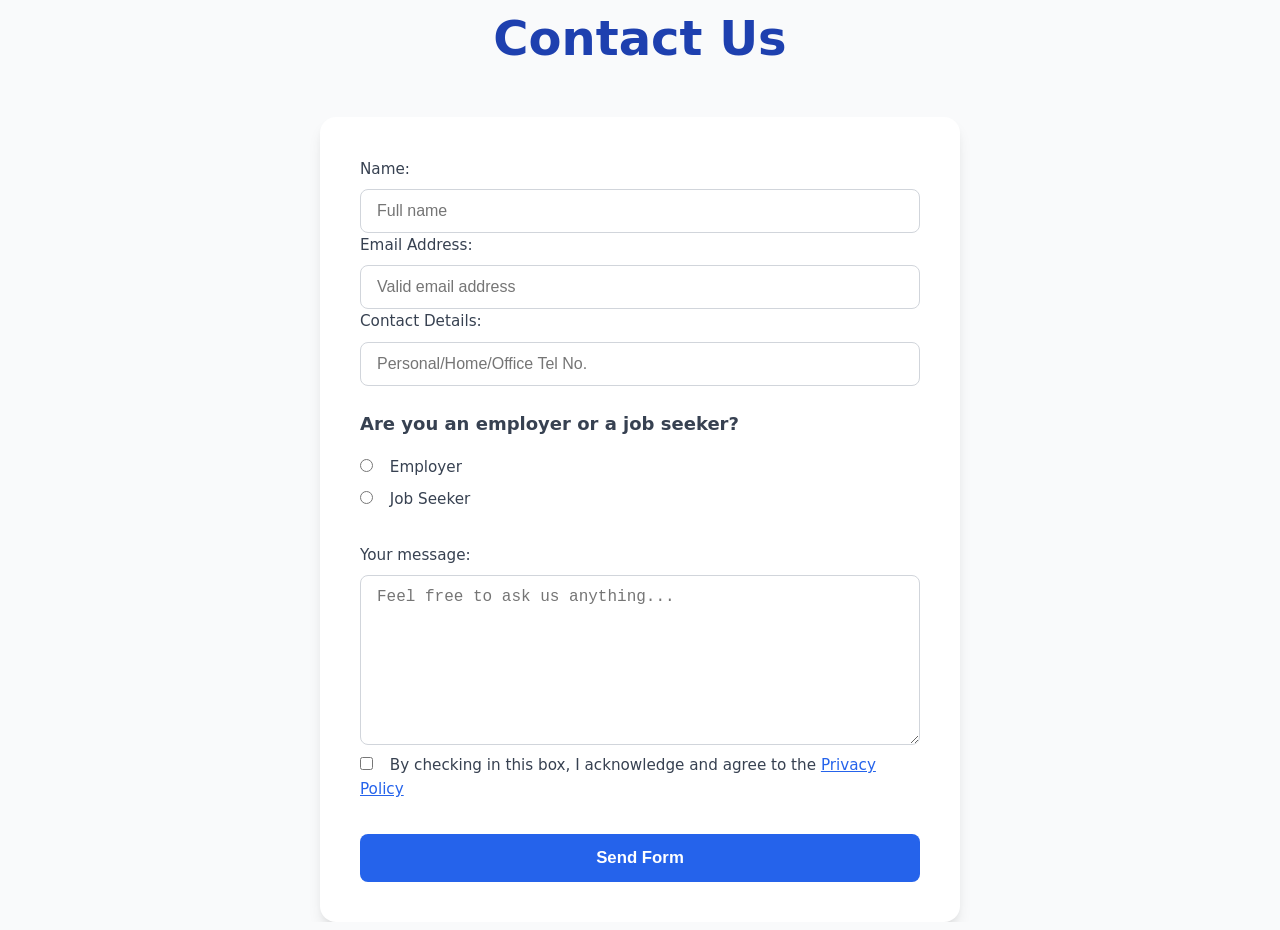
<file: contact.html>
<!DOCTYPE html>
<html lang="en">
<head>
    <meta charset="UTF-8">
    <meta name="viewport" content="width=device-width, initial-scale=1.0">
    <title>Contact Us - Job Seeker Ultimate</title>
    <link rel="stylesheet" href="contact.css">
</head>
<body class="bg-gray-50 font-sans">

    <h1>Contact Us</h1>
    <form id="form">
        <!--Name input-->
        <label for="full-name" class="label">Name:</label>
        <input type="text" id="full-name" class="input" name="name" placeholder="Full name" size="30" required>
    
        <!--Email input-->
        <label for="email" class="label">Email Address:</label>
        <input type="email" id="email" class="input" name="email" placeholder="Valid email address" size="30" required>
    
        <!--Contact Details input-->
        <label for="contact-details" class="label">Contact Details:</label>
        <input type="tel" id="contact-details" class="input" name="contact" placeholder="Personal/Home/Office Tel No." size="30" required>
        
        <p></p>

        <fieldset>
            <!--Role input-->
            <legend>Are you an employer or a job seeker?</legend>
            <label class="label"><input id="radio-btn-1" type="radio" name="role" value="employer" required> Employer</label>
            <label class="label"><input id="radio-btn-2" type="radio" name="role" value="job-seeker"> Job Seeker</label>
        </fieldset>

        <!--Message input-->
        <label for="message" class="label">Your message:</label>
        <textarea id="message" name="message" rows="8" cols="60" placeholder="Feel free to ask us anything..." minlength="10" required ></textarea>

        <!--Privacy Policy Checkbox-->
        <label class="label">
            <input id="checkbox" type="checkbox" name="privacy-consent" required>
            By checking in this box, I acknowledge and agree to the <a id="privacy-link" href="privacy.html" target="_blank">Privacy Policy</a>
        </label>

        <!--Submit button-->
        <button type="submit" id="submit-btn">Send Form</button>
    </form>

    <script src="script.js"></script>
    
</body>
</html>
</file>
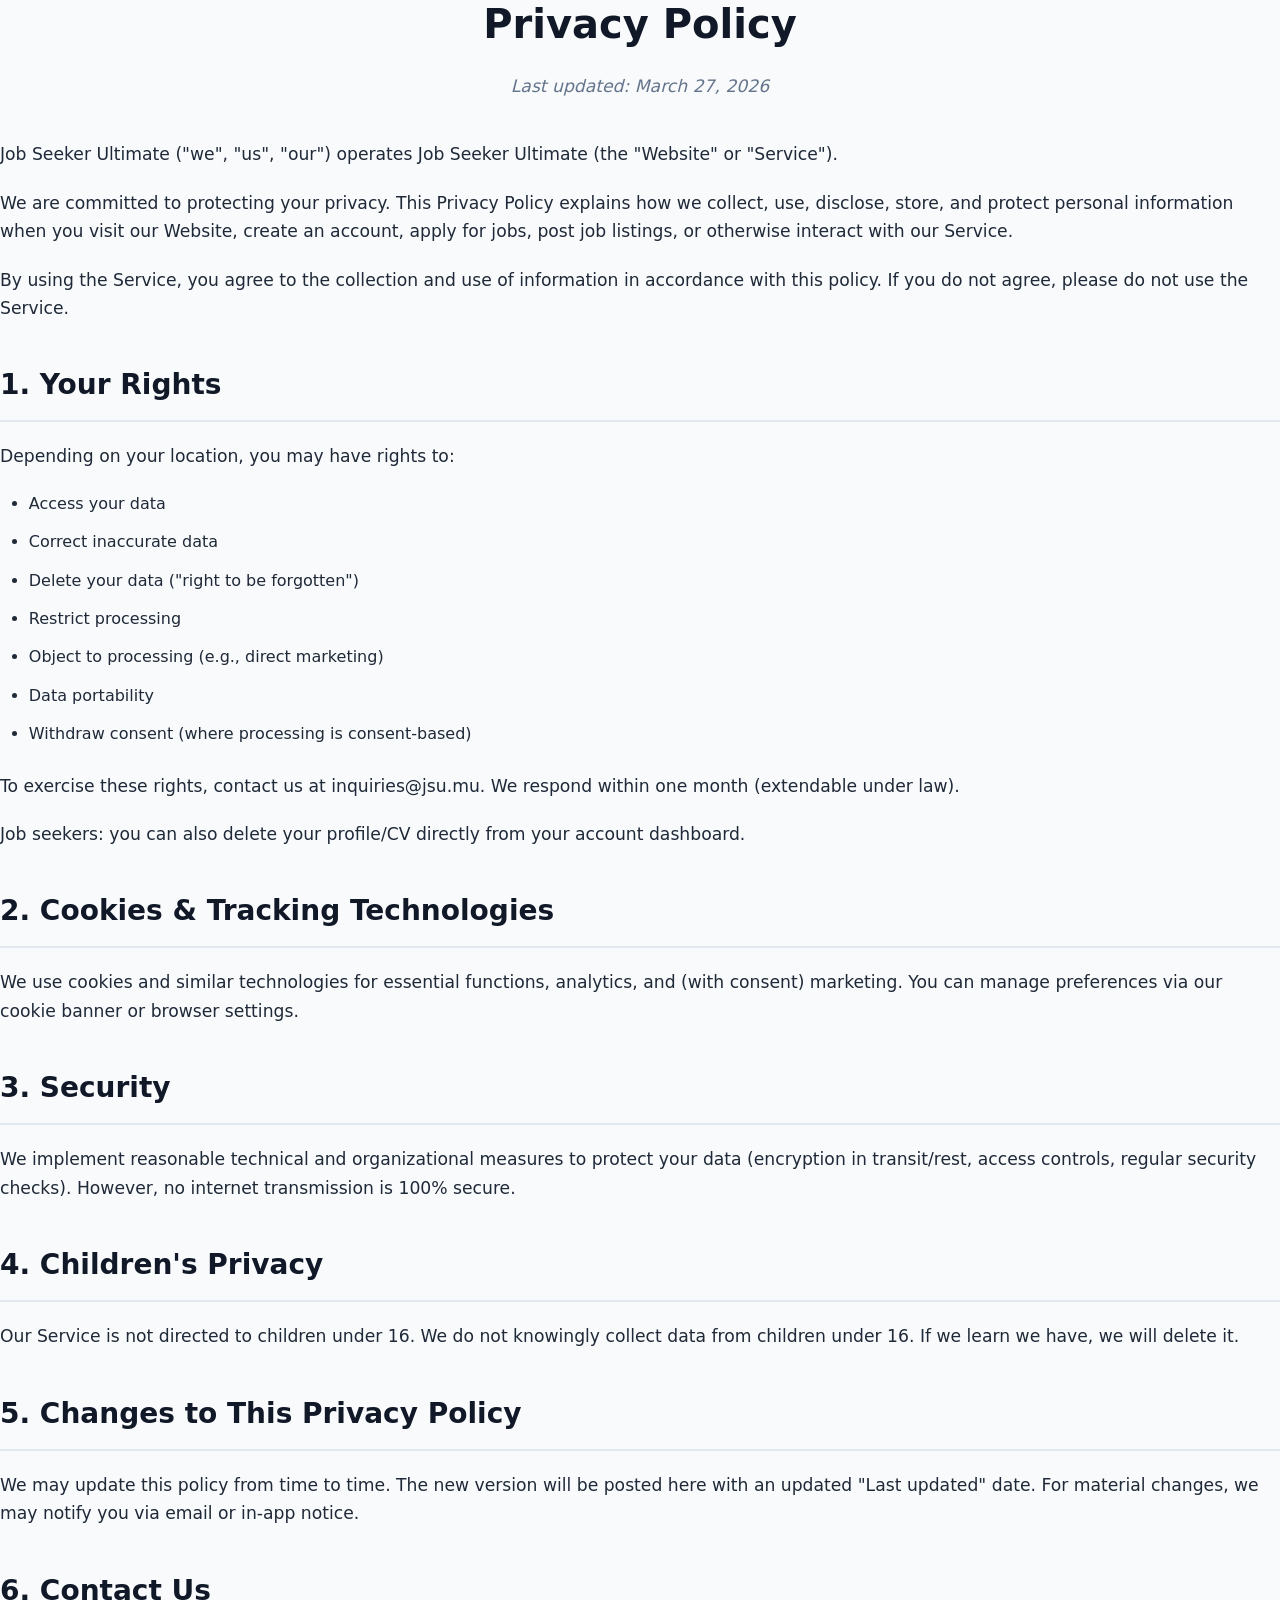
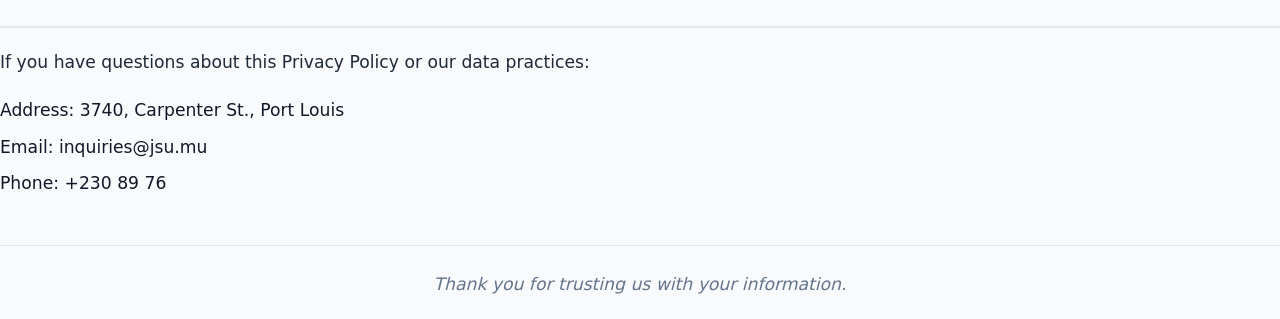
<file: privacy.html>
<!DOCTYPE html>
<html lang="en">
<head>
    <meta charset="UTF-8">
    <meta name="viewport" content="width=device-width, initial-scale=1.0">
    <title>Privacy Policy - Job Seeker Ultimate</title>
    <link rel="stylesheet" href="privacy.css">
</head>
<body>

<h1 style="text-align: center;">Privacy Policy</h1>

<p>Last updated: March 27, 2026</p>

<p>Job Seeker Ultimate ("we", "us", "our") operates Job Seeker Ultimate (the "Website" or "Service").</p>

<p>We are committed to protecting your privacy. This Privacy Policy explains how we collect, use, disclose, store, and protect personal information when you visit our Website, create an account, apply for jobs, post job listings, or otherwise interact with our Service.</p>

<p>By using the Service, you agree to the collection and use of information in accordance with this policy. If you do not agree, please do not use the Service.</p>

<h2>1. Your Rights</h2>

<p>Depending on your location, you may have rights to:</p>

<ul>
    <li>Access your data</li>
    <li>Correct inaccurate data</li>
    <li>Delete your data ("right to be forgotten")</li>
    <li>Restrict processing</li>
    <li>Object to processing (e.g., direct marketing)</li>
    <li>Data portability</li>
    <li>Withdraw consent (where processing is consent-based)</li>
</ul>

<p>To exercise these rights, contact us at inquiries@jsu.mu. We respond within one month (extendable under law).</p>

<p>Job seekers: you can also delete your profile/CV directly from your account dashboard.</p>

<h2>2. Cookies & Tracking Technologies</h2>

<p>We use cookies and similar technologies for essential functions, analytics, and (with consent) marketing. You can manage preferences via our cookie banner or browser settings.</p>

<h2>3. Security</h2>

<p>We implement reasonable technical and organizational measures to protect your data (encryption in transit/rest, access controls, regular security checks). However, no internet transmission is 100% secure.</p>

<h2>4. Children's Privacy</h2>

<p>Our Service is not directed to children under 16. We do not knowingly collect data from children under 16. If we learn we have, we will delete it.</p>

<h2>5. Changes to This Privacy Policy</h2>

<p>We may update this policy from time to time. The new version will be posted here with an updated "Last updated" date. For material changes, we may notify you via email or in-app notice.</p>

<h2>6. Contact Us</h2>

<p>If you have questions about this Privacy Policy or our data practices:</p>
    
    <class><b>
        <p>Address: 3740, Carpenter St., Port Louis</p>
        <p>Email: inquiries@jsu.mu</p>
        <p>Phone: +230 89 76</p>
    </class></b>

    <p>Thank you for trusting us with your information.</p>

</body>
</html>
</file>
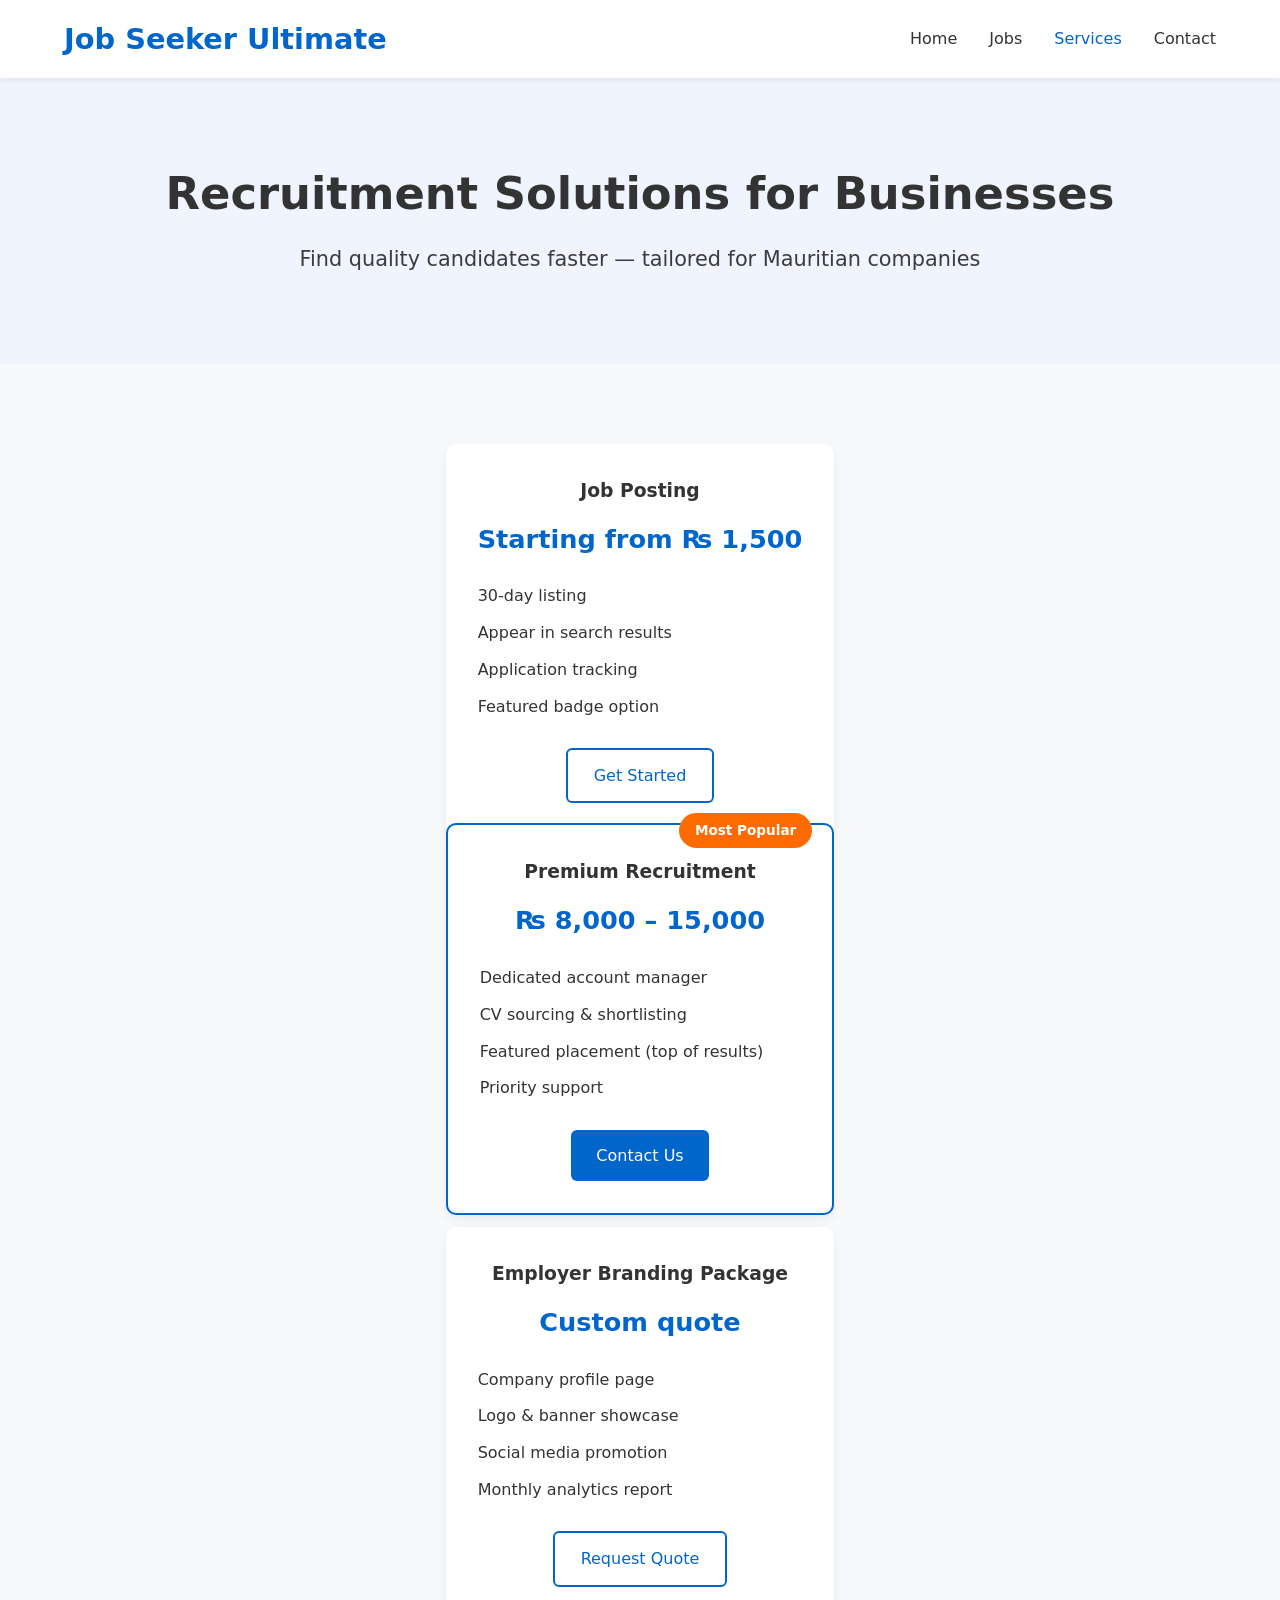
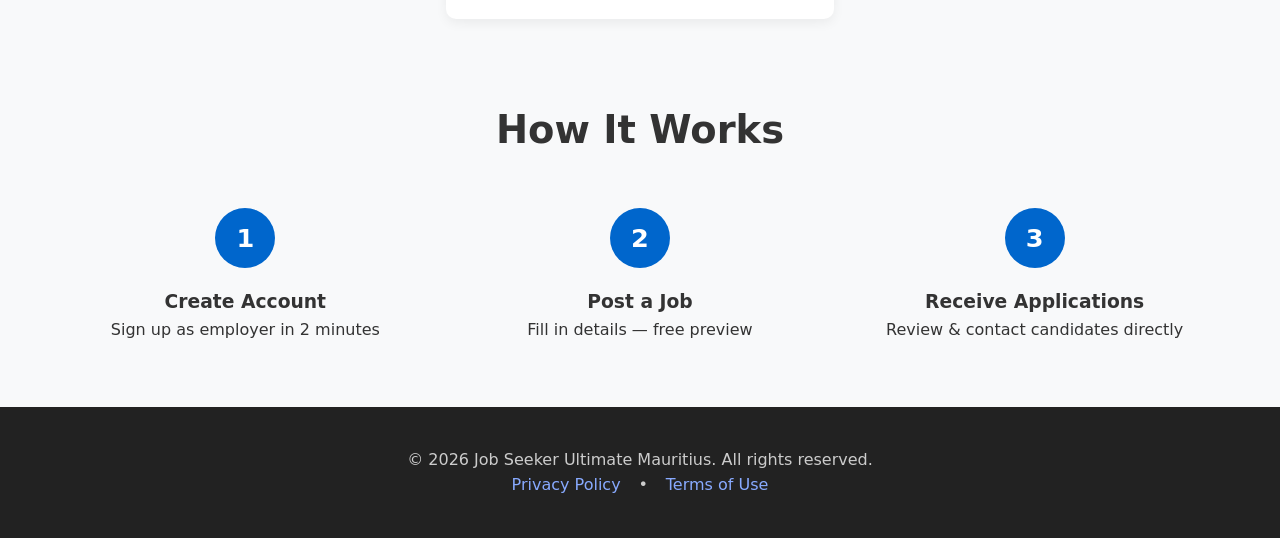
<file: services.html>
<!DOCTYPE html>
<html lang="en">
<head>
  <meta charset="UTF-8" />
  <meta name="viewport" content="width=device-width, initial-scale=1.0"/>
  <title>Seek Services - Job Seeker Ultimate</title>
  <link rel="stylesheet" href="services.css">
</head>
<body>

  <header>
    <div class="container">
      <div class="logo">Job Seeker Ultimate</div>
      <nav>
        <ul>
          <li><a href="index.html">Home</a></li>
          <li><a href="jobs.html">Jobs</a></li>
          <li><a href="services.html" class="active">Services</a></li>
          <li><a href="contact.html">Contact</a></li>
        </ul>
      </nav>
    </div>
  </header>

  <main>
    <section class="page-header">
      <div class="container">
        <h1>Recruitment Solutions for Businesses</h1>
        <p class="lead">Find quality candidates faster — tailored for Mauritian companies</p>
      </div>
    </section>

    <section class="services-grid">
      <div class="container">
        <div class="service-card">
          <h3>Job Posting</h3>
          <p class="price">Starting from ₨ 1,500</p>
          <ul>
            <li>30-day listing</li>
            <li>Appear in search results</li>
            <li>Application tracking</li>
            <li>Featured badge option</li>
          </ul>
          <a href="contact.html" class="btn outline">Get Started</a>
        </div>

        <div class="service-card featured">
          <div class="badge">Most Popular</div>
          <h3>Premium Recruitment</h3>
          <p class="price">₨ 8,000 – 15,000</p>
          <ul>
            <li>Dedicated account manager</li>
            <li>CV sourcing & shortlisting</li>
            <li>Featured placement (top of results)</li>
            <li>Priority support</li>
          </ul>
          <a href="contact.html" class="btn primary">Contact Us</a>
        </div>

        <div class="service-card">
          <h3>Employer Branding Package</h3>
          <p class="price">Custom quote</p>
          <ul>
            <li>Company profile page</li>
            <li>Logo & banner showcase</li>
            <li>Social media promotion</li>
            <li>Monthly analytics report</li>
          </ul>
          <a href="contact.html" class="btn outline">Request Quote</a>
        </div>
      </div>
    </section>

    <section class="how-it-works">
      <div class="container">
        <h2>How It Works</h2>
        <div class="steps">
          <div class="step">
            <span>1</span>
            <h3>Create Account</h3>
            <p>Sign up as employer in 2 minutes</p>
          </div>
          <div class="step">
            <span>2</span>
            <h3>Post a Job</h3>
            <p>Fill in details — free preview</p>
          </div>
          <div class="step">
            <span>3</span>
            <h3>Receive Applications</h3>
            <p>Review & contact candidates directly</p>
          </div>
        </div>
      </div>
    </section>
  </main>

  <footer>
    <div class="container">
      <p>&copy; 2026 Job Seeker Ultimate Mauritius. All rights reserved.</p>
      <p><a href="privacy.html">Privacy Policy</a> • <a href="terms.html">Terms of Use</a></p>
    </div>
  </footer>

</body>
</html>
</file>
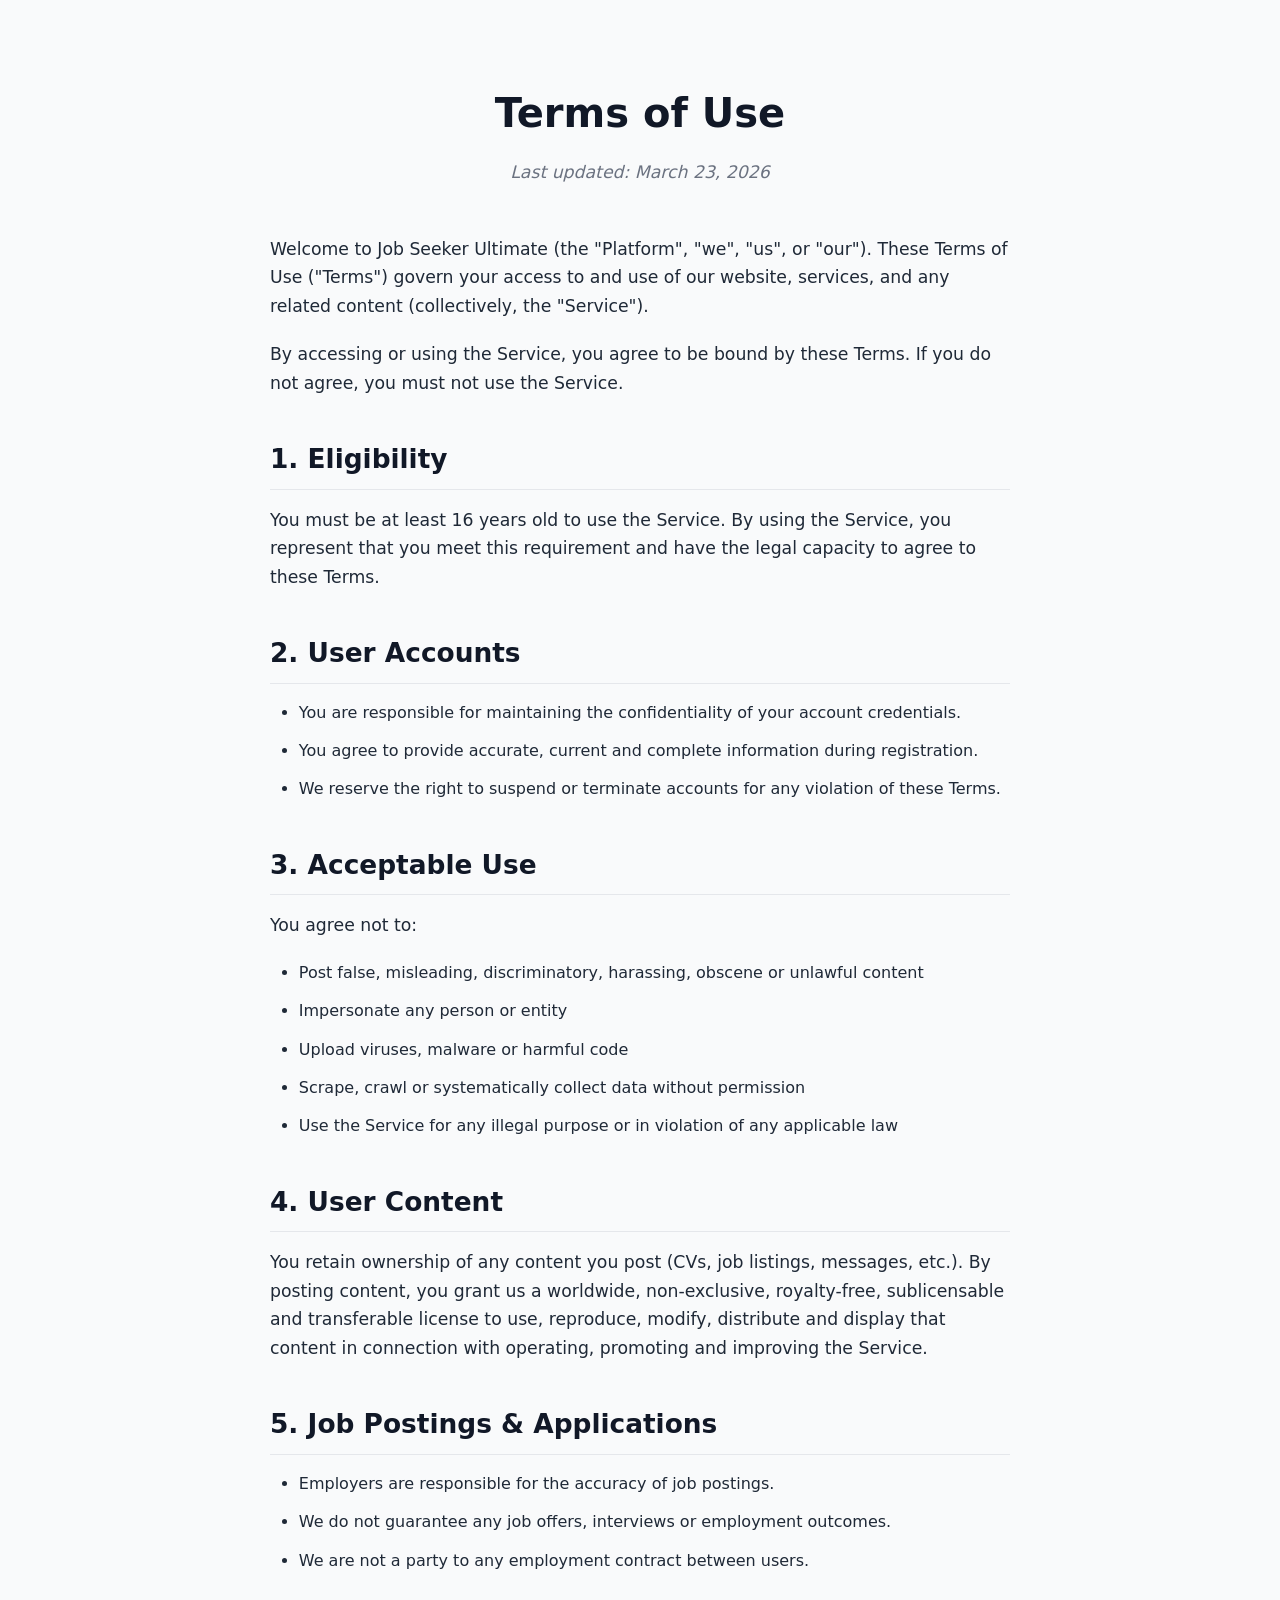
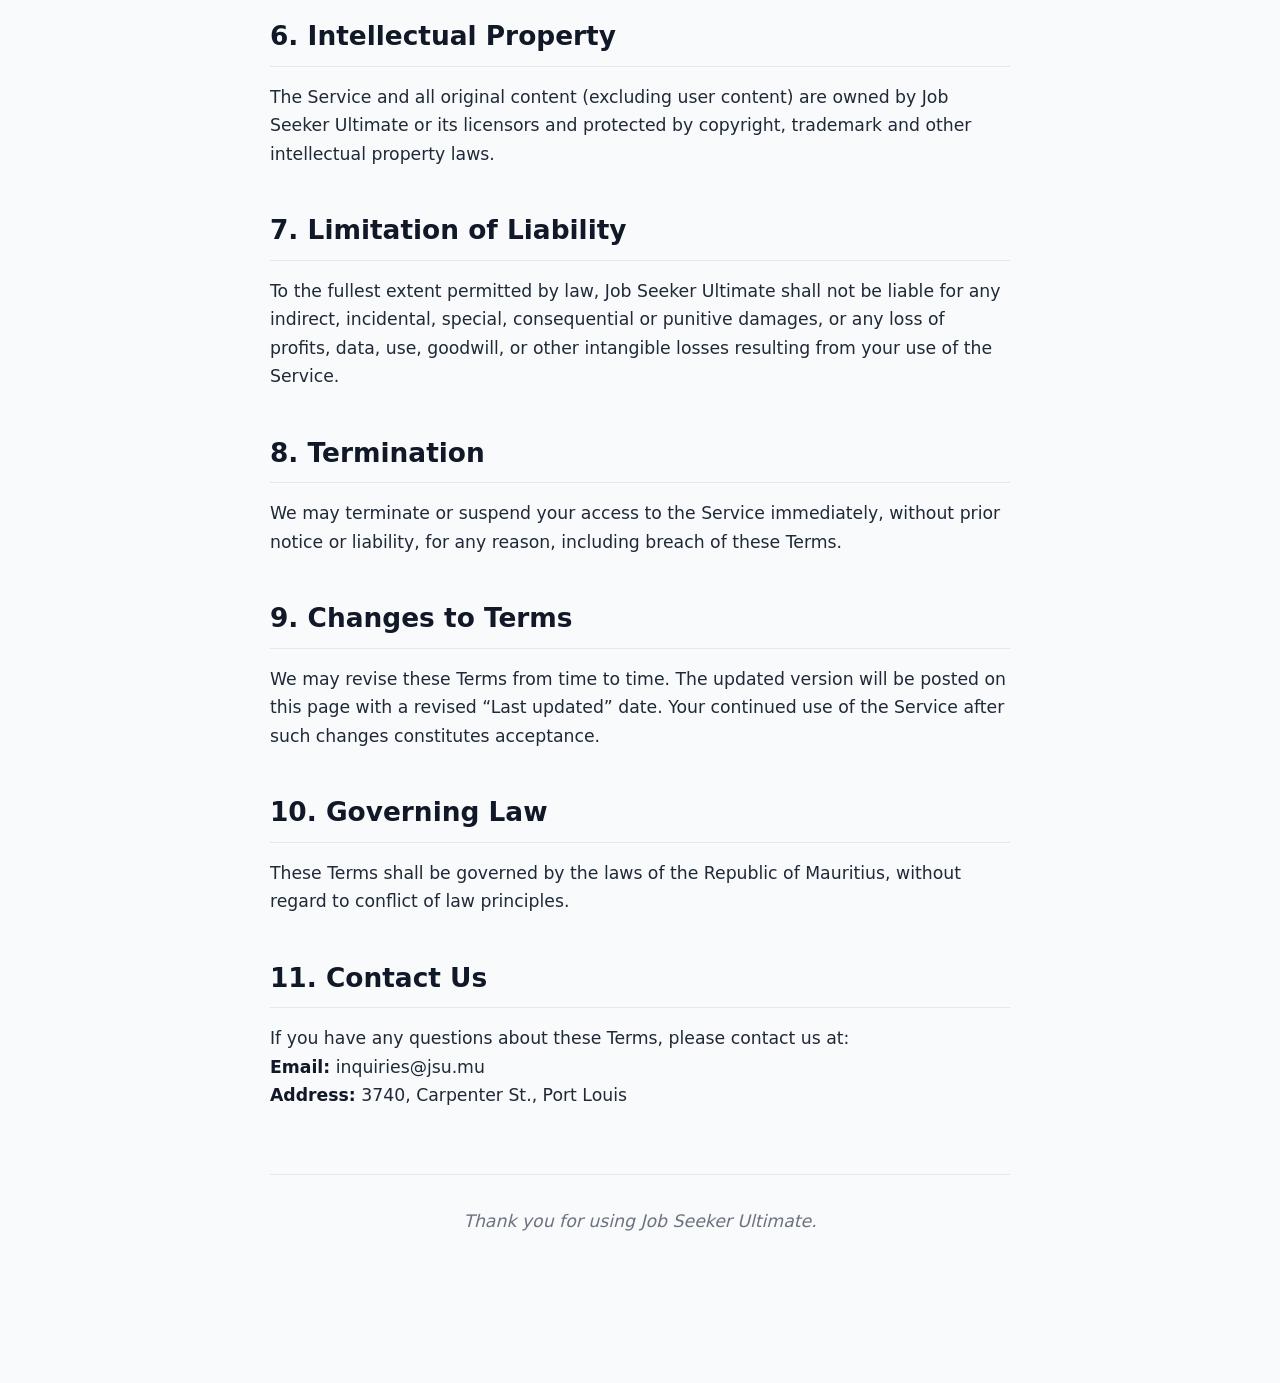
<file: terms.html>
<!DOCTYPE html>
<html lang="en">
<head>
  <meta charset="UTF-8" />
  <meta name="viewport" content="width=device-width, initial-scale=1.0"/>
  <title>Terms of Use - Job Seeker Ultimate</title>
  <link rel="stylesheet" href="terms.css">
</head>
<body>

<div class="container">

  <h1>Terms of Use</h1>
  <p class="last-updated">Last updated: March 23, 2026</p>

  <p>
    Welcome to Job Seeker Ultimate (the "Platform", "we", "us", or "our"). 
    These Terms of Use ("Terms") govern your access to and use of our website, 
    services, and any related content (collectively, the "Service").
  </p>

  <p>
    By accessing or using the Service, you agree to be bound by these Terms. 
    If you do not agree, you must not use the Service.
  </p>

  <h2>1. Eligibility</h2>
  <p>
    You must be at least 16 years old to use the Service. 
    By using the Service, you represent that you meet this requirement 
    and have the legal capacity to agree to these Terms.
  </p>

  <h2>2. User Accounts</h2>
  <ul>
    <li>You are responsible for maintaining the confidentiality of your account credentials.</li>
    <li>You agree to provide accurate, current and complete information during registration.</li>
    <li>We reserve the right to suspend or terminate accounts for any violation of these Terms.</li>
  </ul>

  <h2>3. Acceptable Use</h2>
  <p>You agree not to:</p>
  <ul>
    <li>Post false, misleading, discriminatory, harassing, obscene or unlawful content</li>
    <li>Impersonate any person or entity</li>
    <li>Upload viruses, malware or harmful code</li>
    <li>Scrape, crawl or systematically collect data without permission</li>
    <li>Use the Service for any illegal purpose or in violation of any applicable law</li>
  </ul>

  <h2>4. User Content</h2>
  <p>
    You retain ownership of any content you post (CVs, job listings, messages, etc.). 
    By posting content, you grant us a worldwide, non-exclusive, royalty-free, 
    sublicensable and transferable license to use, reproduce, modify, distribute 
    and display that content in connection with operating, promoting and improving 
    the Service.
  </p>

  <h2>5. Job Postings & Applications</h2>
  <ul>
    <li>Employers are responsible for the accuracy of job postings.</li>
    <li>We do not guarantee any job offers, interviews or employment outcomes.</li>
    <li>We are not a party to any employment contract between users.</li>
  </ul>

  <h2>6. Intellectual Property</h2>
  <p>
    The Service and all original content (excluding user content) are owned by 
    Job Seeker Ultimate or its licensors and protected by copyright, trademark 
    and other intellectual property laws.
  </p>

  <h2>7. Limitation of Liability</h2>
  <p>
    To the fullest extent permitted by law, Job Seeker Ultimate shall not be liable 
    for any indirect, incidental, special, consequential or punitive damages, 
    or any loss of profits, data, use, goodwill, or other intangible losses 
    resulting from your use of the Service.
  </p>

  <h2>8. Termination</h2>
  <p>
    We may terminate or suspend your access to the Service immediately, 
    without prior notice or liability, for any reason, including breach of these Terms.
  </p>

  <h2>9. Changes to Terms</h2>
  <p>
    We may revise these Terms from time to time. The updated version will be 
    posted on this page with a revised “Last updated” date. 
    Your continued use of the Service after such changes constitutes acceptance.
  </p>

  <h2>10. Governing Law</h2>
  <p>
    These Terms shall be governed by the laws of the Republic of Mauritius, 
    without regard to conflict of law principles.
  </p>

  <h2>11. Contact Us</h2>
  <p>
    If you have any questions about these Terms, please contact us at:<br>
    <strong>Email:</strong> inquiries@jsu.mu<br>
    <strong>Address:</strong> 3740, Carpenter St., Port Louis
  </p>

  <p class="thank-you">Thank you for using Job Seeker Ultimate.</p>

</div>

</body>
</html>
</file>
<file: contact.css>
/* ==========================================================================
   contact.css 
   ========================================================================== */

* {
  margin: 0;
  padding: 0;
  box-sizing: border-box;
}

body {
  font-family: ui-sans-serif, system-ui, -apple-system, BlinkMacSystemFont, "Segoe UI", Roboto, sans-serif;
  background-color: #f9fafb;          /* ≈ bg-gray-50 */
  color: #111827;                     /* gray-900 text */
  line-height: 1.6;
  min-height: 100vh;
}

/* Container */
.container {
  max-width: 1280px;                  /* ≈ max-w-7xl = 1280px */
  margin: 0 auto;
  padding: 2rem 1rem;
}

@media (min-width: 768px) {
  .container {
    padding: 3rem 2rem;
  }
}

/* Heading */
h1 {
  font-size: 2.5rem;
  font-weight: 700;
  color: #1e40af;                     /* blue-800-ish for emphasis */
  text-align: center;
  margin-bottom: 2.5rem;
}

@media (min-width: 768px) {
  h1 {
    font-size: 3rem;
  }
}

/* Form wrapper */
form {
  background: white;
  border-radius: 1rem;                /* rounded-xl */
  box-shadow: 0 10px 15px -3px rgba(0, 0, 0, 0.1), 
              0 4px 6px -2px rgba(0, 0, 0, 0.05); 
  padding: 2.5rem;
  max-width: 640px;
  margin: 0 auto;
}

fieldset {
  border: none;
  margin: 1.5rem 0;
}

legend {
  font-size: 1.125rem;
  font-weight: 600;
  color: #374151;                     /* gray-700 */
  margin-bottom: 1rem;
}

/* Labels */
.label {
  display: block;
  font-size: 0.95rem;
  font-weight: 500;
  color: #374151;                     /* gray-700 */
  margin-bottom: 0.5rem;
}

/* Inputs & Textarea */
.input,
textarea {
  width: 100%;
  padding: 0.75rem 1rem;
  border: 1px solid #d1d5db;          /* gray-300 */
  border-radius: 0.5rem;              /* rounded-lg */
  font-size: 1rem;
  color: #111827;
  background-color: #ffffff;
  transition: border-color 0.2s ease, box-shadow 0.2s ease;
}

.input:focus,
textarea:focus {
  outline: none;
  border-color: #2563eb;              /* blue-600 */
  box-shadow: 0 0 0 3px rgba(37, 99, 235, 0.1); /* ring-blue-600/10 */
}

textarea {
  min-height: 140px;
  resize: vertical;
}

/* Radio buttons */
fieldset label {
  display: flex;
  align-items: center;
  margin-bottom: 0.75rem;
  font-size: 1rem;
  color: #374151;
}

fieldset input[type="radio"] {
  margin-right: 0.75rem;
  accent-color: #2563eb;              /* blue-600 */
}

/* Checkbox */
input[type="checkbox"] {
  margin-right: 0.75rem;
  accent-color: #2563eb;
}

input[type="checkbox"] + span a {
  color: #2563eb;
  text-decoration: underline;
}

input[type="checkbox"] + span a:hover {
  color: #1d4ed8;                     /* blue-700 */
}

/* Submit Button */
#submit-btn {
  width: 100%;
  background-color: #2563eb;          /* bg-blue-600 */
  color: white;
  font-weight: 600;
  padding: 0.875rem 1.5rem;
  border-radius: 0.5rem;              /* rounded-lg */
  border: none;
  font-size: 1.05rem;
  cursor: pointer;
  transition: background-color 0.2s ease, transform 0.1s ease;
  margin-top: 1.5rem;
}

#submit-btn:hover {
  background-color: #1d4ed8;          /* blue-700 */
}

#submit-btn:active {
  transform: translateY(1px);
}

/* Privacy link */
#privacy-link {
  color: #2563eb;
  text-decoration: underline;
}

#privacy-link:hover {
  color: #1d4ed8;
}

/* Mobile RWD */
@media (max-width: 640px) {
  form {
    padding: 1.75rem;
  }
  h1 {
    font-size: 2.25rem;
  }
}
</file>
<file: privacy.css>
/* ==========================================================================
   Privacy Policy 
   ========================================================================== */

/* Reset & Base */
* {
    margin: 0;
    padding: 0;
    box-sizing: border-box;
}

html {
    scroll-behavior: smooth;
}

body {
    font-family: 'Segoe UI', system-ui, -apple-system, sans-serif;
    line-height: 1.65;
    color: #1f2937;                
    background-color: #f8fafc;     
    min-height: 100vh;
}

/* Container */
.container {
    max-width: 800px;             
    margin: 0 auto;
    padding: 2.5rem 1.5rem;
}

@media (min-width: 768px) {
    .container {
        padding: 4rem 2rem;
    }
}

/* Typography */
h1 {
    font-size: 2.5rem;
    font-weight: 700;
    color: #111827;
    text-align: center;
    margin-bottom: 1.5rem;
    line-height: 1.2;
}

h2 {
    font-size: 1.75rem;
    font-weight: 600;
    color: #111827;
    margin: 2.5rem 0 1.25rem;
    border-bottom: 2px solid #e2e8f0;
    padding-bottom: 0.75rem;
}

h1 + p {                     
    text-align: center;
    font-style: italic;
    color: #64748b;
    margin-bottom: 2.5rem;
}

/* Paragraphs & lists */
p {
    margin-bottom: 1.25rem;
    font-size: 1.075rem;
}

ul, ol {
    margin: 1rem 0 1.5rem 1.8rem;
}

ul li,
ol li {
    margin-bottom: 0.75rem;
    position: relative;
}

ol[type="a"] {
    list-style-type: lower-alpha;
    margin-left: 2.2rem;
}

/* Nested lists */
ul ul,
ol ul,
ul ol {
    margin: 0.75rem 0 0.75rem 1.5rem;
}

/* Emphasis & strong */
strong, b {
    font-weight: 600;
    color: #111827;
}

/* Contact section */
.class b p,
b p {
    margin: 0.5rem 0;
    font-weight: normal;
}

/* Links */
a {
    color: #2563eb;
    text-decoration: underline;
    transition: color 0.2s ease;
}

a:hover,
a:focus {
    color: #1d4ed8;
    text-decoration-thickness: 2px;
}

/* Footer */
body > p:last-of-type {
    text-align: center;
    font-style: italic;
    color: #64748b;
    margin-top: 3rem;
    padding-top: 1.5rem;
    border-top: 1px solid #e2e8f0;
}

/* ==========================================================================
   Responsive adjustments
   ========================================================================== */

@media (max-width: 640px) {
    h1 {
        font-size: 2.1rem;
    }
    h2 {
        font-size: 1.5rem;
    }
    .container {
        padding: 2rem 1.25rem;
    }
}

/* Print styles */
@media print {
    body {
        background: white;
        color: black;
    }
    .container {
        max-width: none;
        padding: 0;
        margin: 0;
    }
    h2 {
        page-break-before: avoid;
    }
    a {
        text-decoration: none;
        color: black;
    }
}
</file>
<file: services.css>
/* ============================================
   RESET & BASE
============================================ */
* {
  margin: 0;
  padding: 0;
  box-sizing: border-box;
}

body {
  font-family: system-ui, -apple-system, sans-serif;
  line-height: 1.6;
  color: #333;
  background: #f8f9fa;
}

.container {
  max-width: 1200px;
  margin: 0 auto;
  padding: 0 1.5rem;
}

/* ============================================
   HEADER & NAV
============================================ */
header {
  background: #fff;
  box-shadow: 0 2px 6px rgba(0,0,0,0.08);
  position: sticky;
  top: 0;
  z-index: 100;
}

header .container {
  display: flex;
  justify-content: space-between;
  align-items: center;
  padding: 1rem 1.5rem;
}

.logo {
  font-size: 1.8rem;
  font-weight: bold;
  color: #0066cc;
}

nav ul {
  display: flex;
  list-style: none;
  gap: 2rem;
}

nav a {
  text-decoration: none;
  color: #333;
  font-weight: 500;
}

nav a:hover,
nav a.active {
  color: #0066cc;
}

/* ============================================
   BUTTONS
============================================ */
.btn {
  display: inline-block;
  padding: 0.8rem 1.6rem;
  border-radius: 6px;
  font-weight: 500;
  text-decoration: none;
  transition: all 0.2s;
  cursor: pointer;
}

.btn.primary {
  background: #0066cc;
  color: white;
  border: none;
}

.btn.primary:hover {
  background: #0055aa;
}

.btn.outline {
  background: transparent;
  border: 2px solid #0066cc;
  color: #0066cc;
}

.btn.outline:hover {
  background: #0066cc;
  color: white;
}

.btn.small { padding: 0.6rem 1.2rem; font-size: 0.95rem; }
.btn.large  { padding: 1rem 2.2rem; font-size: 1.15rem; }

/* ============================================
   HERO
============================================ */
.hero {
  background: linear-gradient(135deg, #0066cc 0%, #004080 100%);
  color: white;
  text-align: center;
  padding: 8rem 0 6rem;
}

.hero h1 {
  font-size: 3.2rem;
  margin-bottom: 1.2rem;
}

.lead {
  font-size: 1.3rem;
  margin-bottom: 2.5rem;
  opacity: 0.95;
}

.hero-buttons {
  display: flex;
  gap: 1.5rem;
  justify-content: center;
  flex-wrap: wrap;
}

/* ============================================
   FEATURES / CARDS
============================================ */
.features, .services-grid {
  padding: 5rem 0;
}

h2 {
  text-align: center;
  margin-bottom: 3rem;
  font-size: 2.4rem;
}

.feature-grid, .services-grid {
  display: grid;
  grid-template-columns: repeat(auto-fit, minmax(280px, 1fr));
  gap: 2rem;
}

.feature-card, .service-card {
  background: white;
  padding: 2rem;
  border-radius: 10px;
  box-shadow: 0 4px 12px rgba(0,0,0,0.06);
  text-align: center;
  position: relative;
}

.service-card .price {
  font-size: 1.6rem;
  color: #0066cc;
  margin: 0.8rem 0 1.5rem;
  font-weight: bold;
}

.service-card ul {
  list-style: none;
  margin-bottom: 1.8rem;
  text-align: left;
}

.service-card ul li {
  margin: 0.7rem 0;
}

.service-card.featured {
  border: 2px solid #0066cc;
  transform: translateY(-12px);
}

.badge {
  position: absolute;
  top: -12px;
  right: 20px;
  background: #ff6b00;
  color: white;
  padding: 0.4rem 1rem;
  border-radius: 20px;
  font-size: 0.85rem;
  font-weight: bold;
}

/* ============================================
   JOBS PAGE
============================================ */
.page-header {
  background: #f0f4ff;
  padding: 5rem 0 3rem;
  text-align: center;
}

.page-header h1 { font-size: 2.8rem; margin-bottom: 0.8rem; }

.job-filters {
  display: flex;
  flex-wrap: wrap;
  gap: 1rem;
  margin-bottom: 2.5rem;
}

.search-input {
  flex: 1;
  min-width: 220px;
  padding: 0.9rem;
  border: 1px solid #ccc;
  border-radius: 6px;
  font-size: 1rem;
}

.job-filters select, .job-filters button {
  padding: 0.9rem;
  border-radius: 6px;
  border: 1px solid #ccc;
}

.job-cards {
  display: grid;
  gap: 1.5rem;
}

.job-card {
  background: white;
  padding: 1.8rem;
  border-radius: 10px;
  box-shadow: 0 3px 10px rgba(0,0,0,0.06);
}

.job-card h3 {
  margin-bottom: 0.6rem;
  color: #0066cc;
}

.meta {
  color: #666;
  font-size: 0.95rem;
  margin-bottom: 1rem;
}

.meta span:not(:last-child)::after {
  content: " • ";
}

.tags {
  margin: 1rem 0;
}

.tags span {
  background: #e9f0ff;
  color: #0066cc;
  padding: 0.3rem 0.8rem;
  border-radius: 20px;
  font-size: 0.85rem;
  margin-right: 0.5rem;
}

.pagination {
  text-align: center;
  margin-top: 3rem;
  display: flex;
  justify-content: center;
  gap: 1.5rem;
  align-items: center;
}

/* ============================================
   TYPING
============================================ */
.steps {
  display: grid;
  grid-template-columns: repeat(auto-fit, minmax(240px, 1fr));
  gap: 2rem;
  text-align: center;
}

.step {
  position: relative;
}

.step span {
  display: inline-block;
  width: 60px;
  height: 60px;
  line-height: 60px;
  background: #0066cc;
  color: white;
  border-radius: 50%;
  font-size: 1.6rem;
  font-weight: bold;
  margin-bottom: 1.2rem;
}

/* ============================================
   CTA & FOOTER
============================================ */
.cta {
  background: #0066cc;
  color: white;
  text-align: center;
  padding: 6rem 0;
}

.cta h2 { margin-bottom: 1.2rem; }

footer {
  background: #222;
  color: #ccc;
  text-align: center;
  padding: 2.5rem 0;
  margin-top: 4rem;
}

footer a {
  color: #88aaff;
  text-decoration: none;
  margin: 0 0.8rem;
}

/* ============================================
   RESPONSIVE
============================================ */
@media (max-width: 768px) {
  .hero { padding: 6rem 0 4rem; }
  .hero h1 { font-size: 2.4rem; }
  .hero-buttons { flex-direction: column; }
  header .container { flex-direction: column; gap: 1rem; }
  nav ul { flex-direction: column; align-items: center; gap: 1rem; }
  .job-filters { flex-direction: column; }
}
</file>
<file: terms.css>
/* ==========================================================================
   Terms of Use
   ========================================================================== */

* {
  margin: 0;
  padding: 0;
  box-sizing: border-box;
}

body {
  font-family: system-ui, -apple-system, "Segoe UI", Roboto, sans-serif;
  line-height: 1.65;
  color: #1f2937;
  background: #f9fafb;
  min-height: 100vh;
}

.container {
  max-width: 820px;
  margin: 0 auto;
  padding: 4rem 1.5rem 6rem;
}

@media (min-width: 768px) {
  .container {
    padding: 5rem 2.5rem 8rem;
  }
}

h1 {
  font-size: 2.5rem;
  font-weight: 700;
  color: #111827;
  text-align: center;
  margin-bottom: 0.75rem;
}

.last-updated {
  text-align: center;
  color: #6b7280;
  font-style: italic;
  margin-bottom: 3rem;
}

h2 {
  font-size: 1.65rem;
  font-weight: 600;
  color: #111827;
  margin: 2.5rem 0 1rem;
  padding-bottom: 0.5rem;
  border-bottom: 1px solid #e5e7eb;
}

p {
  margin-bottom: 1.25rem;
  font-size: 1.08rem;
}

ul {
  margin: 1rem 0 1.5rem 1.8rem;
  list-style-type: disc;
}

ul li {
  margin-bottom: 0.75rem;
}

strong {
  color: #111827;
}

.thank-you {
  margin-top: 4rem;
  text-align: center;
  font-style: italic;
  color: #6b7280;
  padding-top: 2rem;
  border-top: 1px solid #e5e7eb;
}

/* Mobile adjustments */
@media (max-width: 640px) {
  h1  { font-size: 2.1rem; }
  h2  { font-size: 1.45rem; }
  .container { padding: 2.5rem 1.25rem 4rem; }
}

/* Print-friendly */
@media print {
  body { background: white; color: black; }
  .container { padding: 0; max-width: none; }
  a { text-decoration: none; color: black; }
}
</file>
